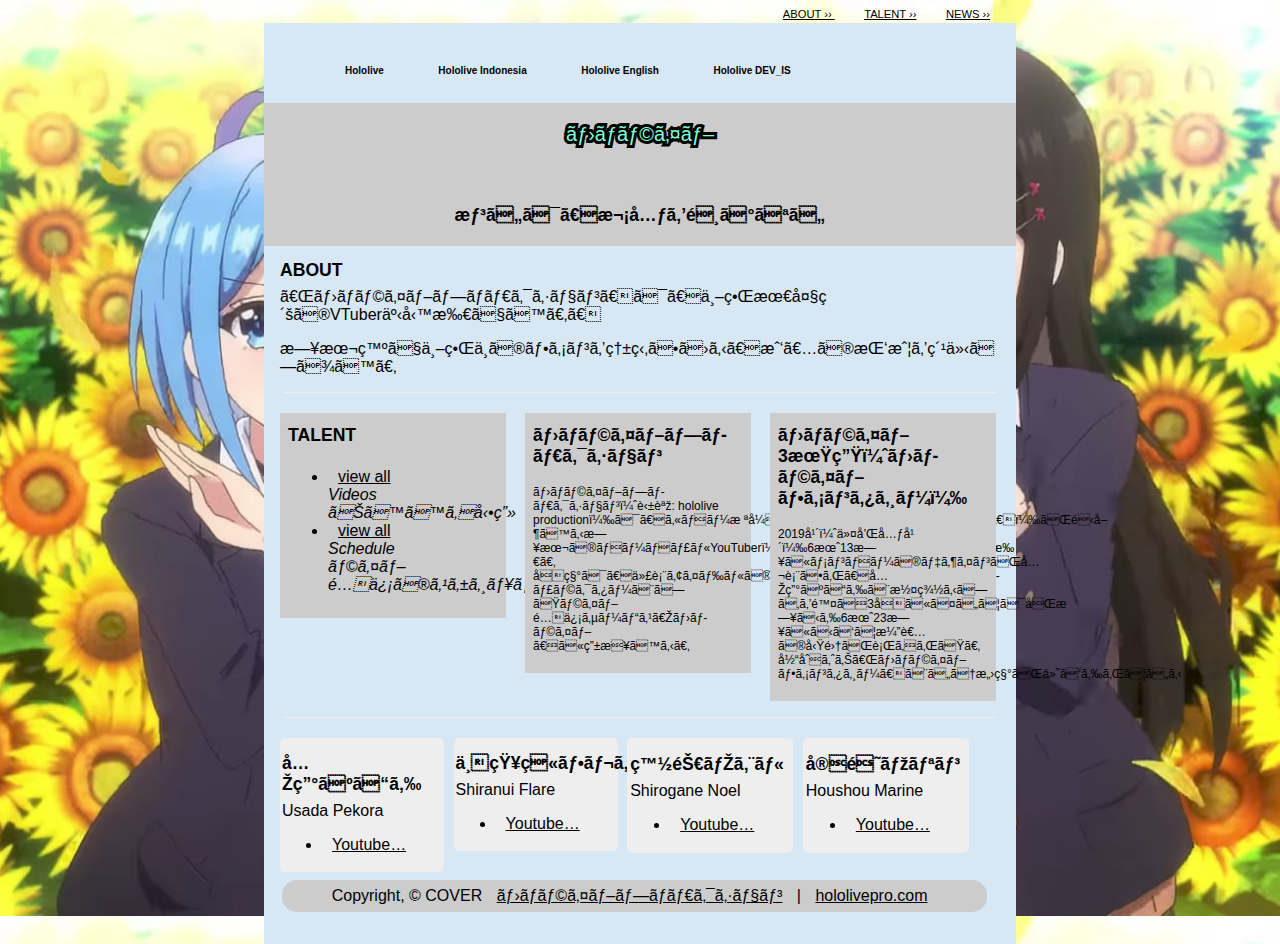
<file: layout/index.html>
<!DOCTYPE html PUBLIC "" "">
<html xmlns="" xml:Lang="ja">
<head>
    
    <title>hololivepro.com</title>

<meta http-equiv="" content="text/html; charset=utf-8"/>

<link rel="stylesheet" href="./css/layout.css"/>
</head>

<body>

<div id="postHeader"> 
    <a href="#">About &#8250;&#8250; </a>&nbsp;&nbsp;
    <a href="#">Talent &#8250;&#8250;</a>&nbsp;&nbsp;
    <a href="#">News &#8250;&#8250;</a>
</div>

<!--//end #postheader//-->
<div id="centerColumn">
    <div id="slider">
        <ul>
            <li><a href="#">Hololive</a></li>
            <li><a href="#">Hololive Indonesia</a></li>
            <li><a href="#">Hololive English</a></li>
            <li><a href="#">Hololive DEV_IS</a></li>
        </ul>
    </div>

    <!--//end #navbar//-->
    <div id="header">
        <p data-text="ホロライブ">ホロライブ</p>
        <h2>想いは、次元を選ばない</h2>
    </div>

    <!--//end #headern//-->
    <h2>ABOUT</h2>
    <p>「ホロライブプロダクション」は、世界最大級のVTuber事務所です。」</p>
    <p>日本発で世界中のファンを熱狂させる、我々の挑戦を紹介します。</p>
    <hr />
    <div id="cell_1">
        <h2>TALENT</h2>
        <ul class="news">
            <li class="news"><a href="#">view all</a><br />
                <em>Videos<br />
                おすすめ動画</em></li>
            <li class="news"><a href="#">view all</a><br />
                <em>Schedule<br />
                ライブ配信のスケジュール</em></li>
        </ul>
    </div>

    <!--//end #cell_1//-->
    <div id="cell_2">
        <h2>ホロライブプロダクション</h2>
        <p>ホロライブプロダクション（英語: hololive production）は、カバー株式会社（以下、「カバー」）が運営する日本のバーチャルYouTuber（以下、「VTuber」）事務所。
            <br>名称は、代表アイドルのときのそらをイメージキャラクターとしたライブ配信サービス『ホロライブ』に由来する。
        </p>
    </div>

    <!--//end #cell_2//-->
    <div id="cell_3">
        <h2>ホロライブ3期生（ホロライブファンタジー）</h2>
        <p>2019年（令和元年）6月13日にメンバーのデザインが公表され、兎田ぺこらと潤羽るしあを除く3名については同日から6月23日にかけて演者の募集が行われた。
            当初より「ホロライブファンタジー」という愛称が付けられている</p>
    </div>

    <!--//end #cell_3//-->
    <hr />
    <div id="box_1">
        <h2>兎田ぺこら</h2>
        <p>Usada Pekora</p>
        <ul>
            <li><a href="#">Youtube&#8230;</a></li>
        </ul>
    </div>

    <!--//end #box_1//-->
    <div id="box_2">
        <h2>不知火フレア</h2>
        <p>Shiranui Flare</p>
        <ul>
            <li><a href="#">Youtube&#8230;</a></li>
        </ul>
    </div>

    <!--//end #box_2//-->
    <div id="box_3">
        <h2>白銀ノエル</h2>
        <p>Shirogane Noel</p>
        <ul>
            <li><a href="#">Youtube&#8230;</a></li>
        </ul>
    </div>

    <!--//end #box_3//-->
    <div id="box_4">
        <h2>宝鐘マリン</h2>
        <p>Houshou Marine</p>
        <ul>
            <li><a href="#">Youtube&#8230;</a></li>
        </ul>
    </div>

    <!--//end #box_4//-->
    <div id="footer"> 
        Copyright, &copy; COVER
        <a href="#">ホロライブプロダクション</a> | 
        <a target="_blank" rel="">hololivepro.com</a> 
    </div>
    
    <!--//end #footer//-->
    </div>
    <!--//end #centerColumn//-->
</body>
</html>
</file>
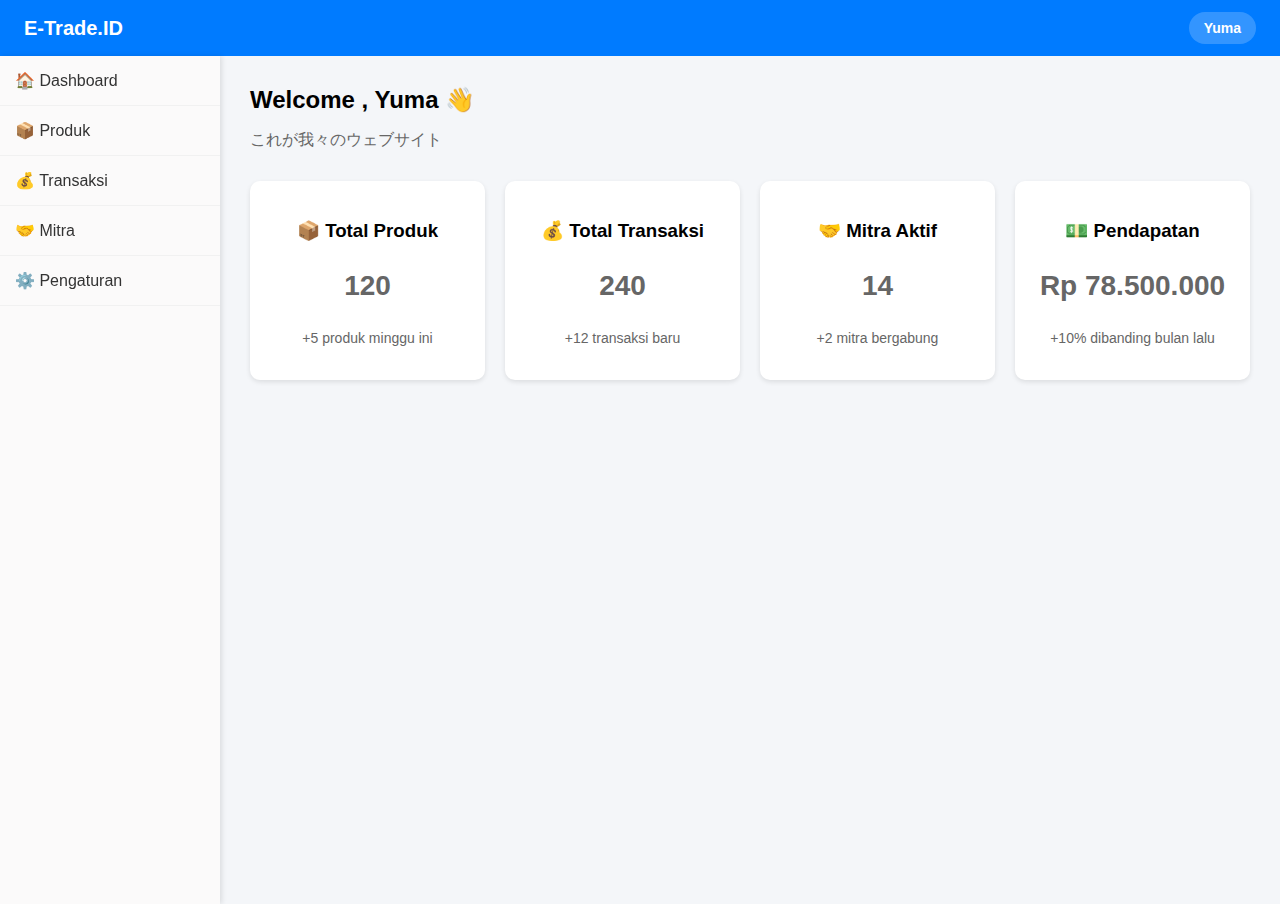
<file: layout/ECommerce/index.html>
<!DOCTYPE html>
<html lang="id">
<head>
    <meta charset="UTF-8">
    <meta name="viewport" content="width=device-width, initial-scale=1.0">
    <title>Dashboard Utama - E-Trade.ID</title>
    <link rel="stylesheet" href="./css/sutairu.css">  
</head>
<body>
    <header>
        <div class="logo">
            E-Trade.ID
        </div>
        <div class="account">
            Yuma
        </div>
    </header>

    <div class="container">
        <aside class="sidebar">
            <ul>
                <li>
                    <a href="#">🏠 Dashboard</a>
                </li>
                <li>
                    <a href="#">📦 Produk</a>
                </li>
                <li>
                    <a href="#">💰 Transaksi</a>
                </li>
                <li>
                    <a href="#">🤝 Mitra</a>
                </li>
                <li>
                    <a href="#">⚙️ Pengaturan</a>
                </li>
            </ul> 
        </aside>

        <main class="content">
            <h2>Welcome , Yuma 👋</h2>
            <p>これが我々のウェブサイト</p>

            <div class="cards">
                <div class="card">
                    <h3>📦 Total Produk</h3>
                    <p class="number">120</p>
                    <p class="info">+5 produk minggu ini</p>
                </div>
                <div class="card">
                    <h3>💰 Total Transaksi</h3>
                    <p class="number">240</p>
                    <p class="info">+12 transaksi baru</p>
                </div>
                <div class="card">
                    <h3>🤝 Mitra Aktif</h3>
                    <p class="number">14</p>
                    <p class="info">+2 mitra bergabung</p>
                </div>
                <div class="card">
                    <h3>💵 Pendapatan</h3>
                    <p class="number">Rp 78.500.000</p>
                    <p class="info">+10% dibanding bulan lalu</p>
                </div>
            </div>
        </main>
    </div>
</body>
</html>
</file>
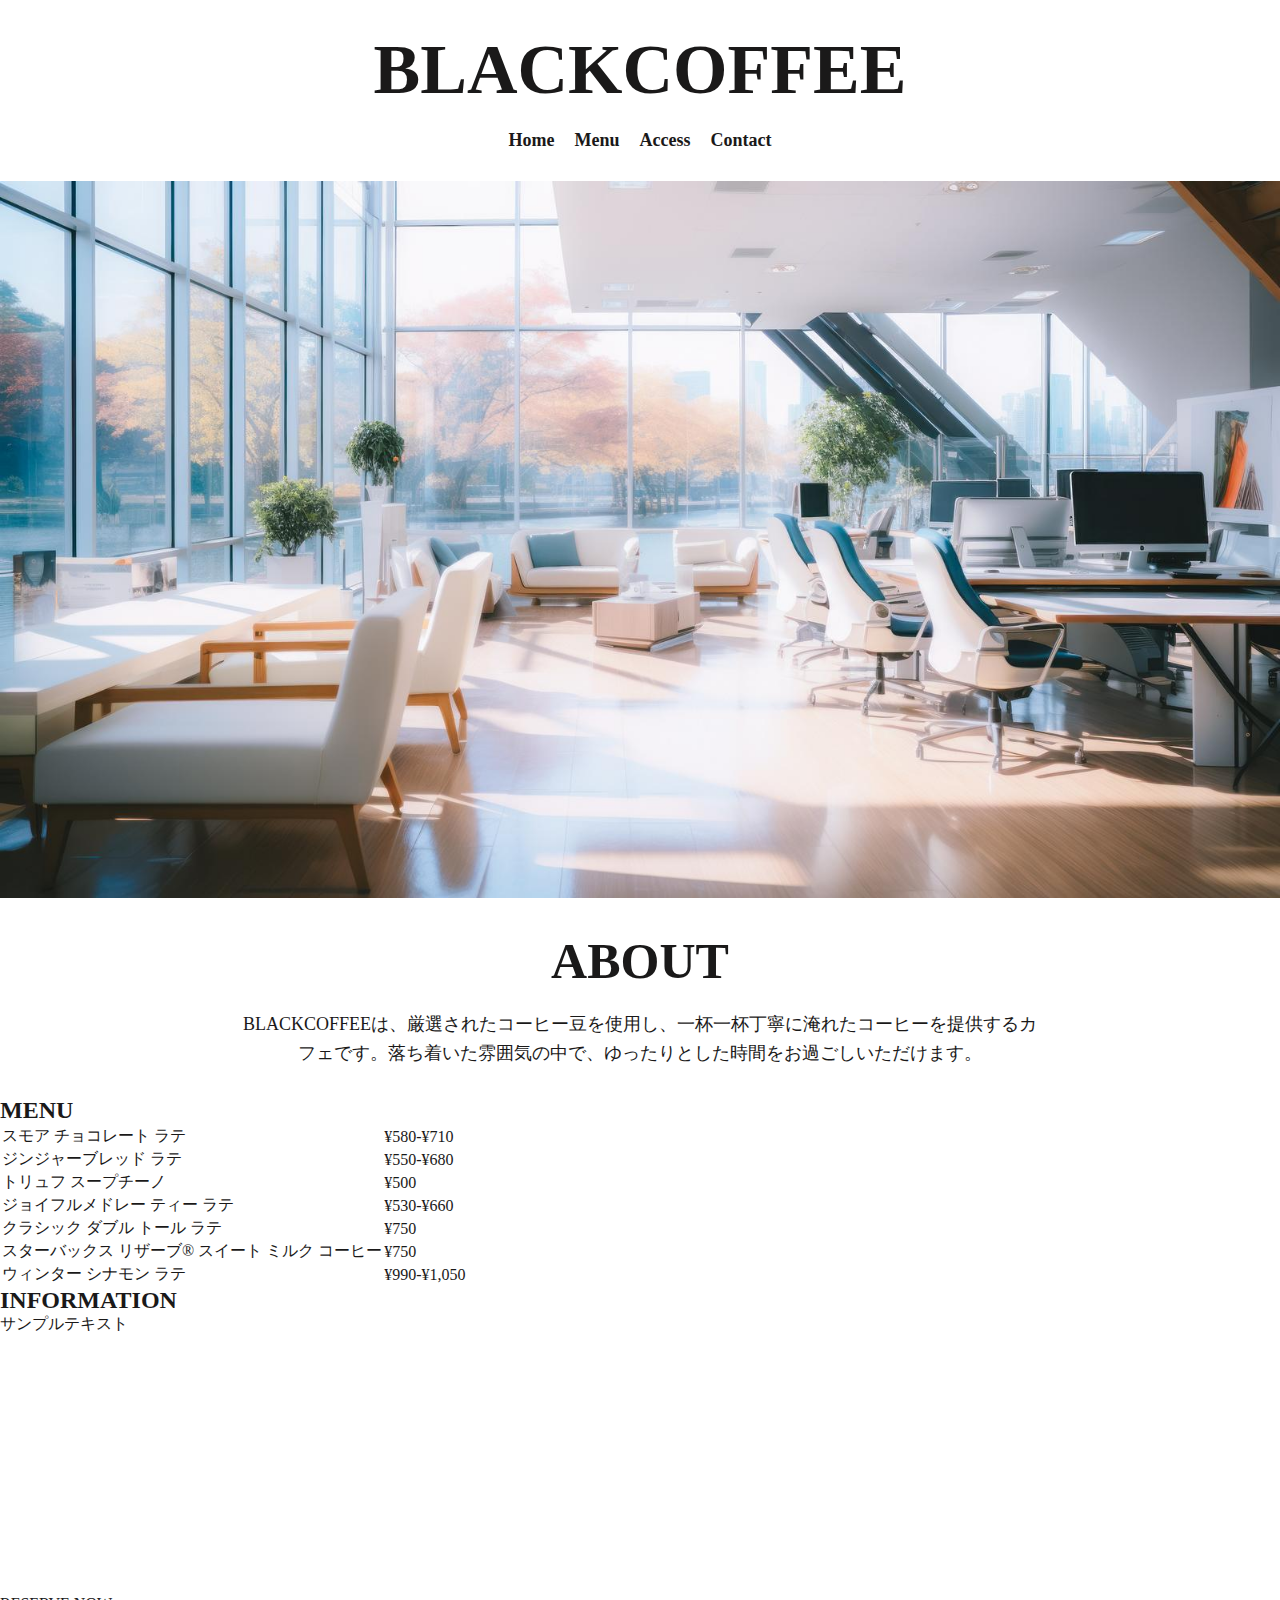
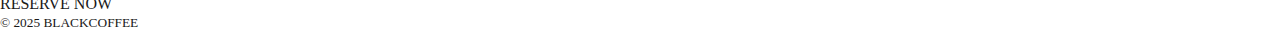
<file: blackcoffee/blackcoffee.html>
<!DOCTYPE html>
<html lang="ja">

<head>
    <meta charset="UTF-8">
    <meta name="viewport" content="width=device-width, initial-scale=1.0">
    <title>BLACKCOFFEE</title>
    <link rel="stylesheet" href="./assets/css/common.css">
    <link rel="stylesheet" href="./assets/css/blackcoffee.css">
</head>

<body>
    
    <header>
        <div class="container">
            <h1>BLACKCOFFEE</h1>
            <nav>
                <ul>
                    <li><a href="#">Home</a></li>
                    <li><a href="#">Menu</a></li>
                    <li><a href="#">Access</a></li>
                    <li><a href="#">Contact</a></li>
                </ul>
            </nav>
        </div>
    </header>
    
    <main>
        <section class="hero">
           <img src="./assets/images/top.jpg" alt="ブラックコーヒーの飲食スペース">
        </section>
        <section class="about">
            <div class="container">
                <h2 class="text-limit text-bold">ABOUT</h2>
                <p>BLACKCOFFEEは、厳選されたコーヒー豆を使用し、一杯一杯丁寧に淹れたコーヒーを提供するカフェです。落ち着いた雰囲気の中で、ゆったりとした時間をお過ごしいただけます。</p>
            </div>
        </section>
        <section class="menu">
            <div class="container">
                <h2 class="text-limit text-bold">MENU</h2>
                <table>
                    <tr>
                        <td>スモア チョコレート ラテ</td>
                        <td>¥580-¥710</td>
                    </tr>
                    <tr>
                        <td>ジンジャーブレッド ラテ</td>
                        <td>¥550-¥680</td>
                    </tr>
                    <tr>
                        <td>トリュフ スープチーノ</td>
                        <td> ¥500</td>
                    </tr>
                    <tr>
                        <td>ジョイフルメドレー ティー ラテ</td>
                        <td>¥530-¥660</td>
                    </tr>
                    <tr>
                        <td>クラシック ダブル トール ラテ</td>
                        <td>¥750</td>
                    </tr>
                    <tr>
                        <td>スターバックス リザーブ® スイート ミルク コーヒー</td>
                        <td>¥750</td>
                    </tr>
                    <tr>
                        <td>ウィンター シナモン ラテ</td>
                        <td>¥990-¥1,050</td>
                    </tr>
                </table>
            </div>
        </section>
    </main>
    
    <aside>
        <div class="container">
            <h2>INFORMATION</h2>
            <p>サンプルテキスト</p>
            <figure>
                <img src="./assets/images/icon.png" alt="オリジナルコーヒー">
            </figure>
            <div class="btn">
                <a href="#">RESERVE NOW</a>
            </div>
        </div>
    </aside>
    
    <footer>
        <div class="container">
            <small>&copy; 2025 BLACKCOFFEE</small>
        </div>
    </footer>

</body>
</html>
</file>
<file: layout/css/layout.css>
body {
    font-family: 'M PLUS 1p', sans-serif;
    background-image: url(../images/だんじょる.jpeg);
    background-size: cover;
    background-position: center;
    height: 900px;
    position: relative;
}

a {
    color: black;
    text-decoration: underline;
    padding: 6px 10px;
    transition: color 200ms ease, transform 200ms ease;
}

a:hover {
    color: #e62f8b;
    text-decoration:none;
}

blockquote {
    margin: 1em;
    padding: .5em .5em .5em 85px;
    background-color: #D7ECF8;
}

blockquote p {
    margin: .2em;
    color: #000000;
}

hr {
    margin-bottom: 20px;
    border: none;
    width: 99%;
    color: #eeeeee;
    background-color: #eeeeee;
    height: 1px;
    clear: both;
}

td.desc {
    padding: 4px;
    text-align: left;
    font-family: "Open Sans", sans-serif;
    font-size: .7em;
}

#postHeader {
    margin: 0 auto;
    padding: 0 .2em .3em .2em;
    width: 720px;
    text-align: right;
    vertical-align: middle;
    font-family: "Open Sans", sans-serif;
    font-size: .7em;
    text-transform: uppercase;
}

#centerColumn {
    margin: 0 auto;
    padding: 1em;
    width: 720px;
    text-align: left;
    vertical-align: middle;
    background-color: #D7E7F3;
}

#centerColumn h2 {
    margin: 0 0 -.5em 0;
    padding: .75em 0 0 0;
    font-family: "Open Sans", sans-serif;
    font-size: 1.1em;
}

#centerColumn h3 {
    margin: 0 0 -.5em 0;
    padding: .75em 0 0 0;
    font-size: .8em;
    font-weight: lighter;
    letter-spacing: .1em;
}

#slider li {
  display: inline-block;
  margin: 0 5px;
  -webkit-transition-duration: 800ms;
  transition-duration: 800ms;
}

#slider li:hover {
  background-color: black;
  -webkit-transition-duration: 800ms;
  transition-duration: 800ms;
}

#slider li a {
  display: inline-block;
  padding: 10px 20px;
  font-size: 10px;
  text-decoration: none;
  color: black;
  font-weight: 700;
  -webkit-transition-duration: 800ms, 800ms, 800ms, 800ms;
  transition-duration: 800ms, 800ms, 800ms, 800ms;
}

#slider li a:hover {
  background-color: #e62f8b;
  color: #ffffff;
  padding-left: 30px;
}

#header {
    margin: 0 -1em 0 -1em;
    padding: 0 0 0 0;
    height: 143px;
    background-color: #cccccc;
    border-top: 1px solid #D7E7F3; 
}

#header p {
    color: aquamarine;
    -webkit-text-stroke: 6px black;
    paint-order: stroke;
    font-size: 20px;
    text-align: center;
    background-image: linear-gradient(to right);
    background-clip: text;
    margin-bottom: 40px;
}
#header::before {
    content: attr(data-text);
    -webkit-text-stroke: 0;
    position: absolute;
    inset: 0 auto auto o;
}

#header h2 {
    text-align: center;
    line-height: 1.8;
    margin-bottom: 40px;
}

#cell_1 {
    margin: 0 5px 1em 0;
    padding: 8px;
    float: left;
    width: 210px;
    background-color: #cccccc;
}

#cell_2 {
    margin: 0 14px 1em 14px;
    padding: 8px;
    float: left;
    width: 210px;
    background-color: #cccccc;
}

#cell_3 {
    margin: 0 0 1em 5px;
    padding: 8px;
    float: left;
    width: 210px;
    background-color: #cccccc;
}

#cell_1 p, #cell_2 p, #cell_3 p {
    font-size: .75em;
    color: #000000;
}

#cell_1 h2 {
    margin: 0 0 -4px 0 !important;
    margin: 0 0 -20px 0;
    padding: 4px 0 10px 0;
    font-family: "Open Sans", sans-serif;
    color: #000000;
    font-weight: bold;
}

#cell_2 h2 {
    margin: 0 0 -4px 0 !important;
    margin: 0 0 -20px 0;
    padding: 4px 0 10px 0;
    font-family: "Open Sans", sans-serif;
    color: #000000;
    font-weight: bold;
}

#cell_3 h2 {
    margin: 0 0 -4px 0 !important;
    margin: 0 0 -20px 0;
    padding: 4px 0 10px 0;
    font-family: "Open Sans", sans-serif;
    color: #000000;
    font-weight: bold;
}

#box_1 {
    margin: 0 .6em .5em 0 ;
    padding: 2px;
    float: left;
    width: 160px;
    background-color: #eeeeee;
    border-radius: 5px;
}

#box_2 {
    margin: 0 .6em .5em 0;
    padding: 2px;
    float: left;
    width: 160px;
    background-color: #eeeeee;
    border-radius: 5px;
}

#box_3 {
    margin: 0 .6em .6em 0;
    padding: 3px;
    float: left;
    width: 160px;
    background-color: #eeeeee;
    border-radius: 5px;
}

#box_4 {
    margin: 0 .6em .5em 0;
    padding: 3px;
    float: left;
    width: 160px;
    background-color: #eeeeee;
    border-radius: 5px;
}

#footer {
    clear: both;
    text-align: center;
    padding: 7px;
    width: 96%;
    margin: 0 2px 1em 2px;
    background-color: #cccccc;
    border-radius: 15px;
}

@media screen and (max-width: 767px) {
    .row {
        flex-wrap: wrap;
        gap: 24px 0;
        margin-bottom: 48px;
    }
    .col {
        width: 100%;
    }
    .heading {
        font-size: 20px;
        margin-bottom: 14px;
    }
    h3 {
        font-size: 26px;
        margin-bottom: 16px;
    }
    .text {
        font-size: 15px;
    }
}
</file>
<file: layout/ECommerce/css/sutairu.css>
body {
    font-family: 'Poppins', sans-serif;
    margin: 0;
    background-color: #f4f6f9;
}

/*Top*/
header {
    background-color: #007bff;
    color: white;
    display: flex;
    justify-content: space-between;
    align-items: center;
    padding: 12px 24px;
    font-weight: 600;
}

.logo {
    font-size: 20px;
}

.account {
    background: rgba(255, 255, 255, 0.2);
    padding: 8px 15px;
    border-radius: 20px;
    font-size: 14px;
}

/*Main layout*/
.container {
    display: flex;
}

/* Sidebar */
.sidebar {
    width: 220px;
    background-color: #fbfafa;
    box-shadow: 2px 0 5px rgba(0, 0, 0, 0.1);
    height: calc(100vh - 52px);
    position: sticky;
    top: 0;
}

.sidebar ul {
    list-style: none;
    padding: 0;
    margin: 0;
}

.sidebar li {
    border-bottom: 1px solid #f1f1f1;
}

.sidebar a {
    display: block;
    color: #333;
    text-decoration: none;
    padding: 15px;
    font-weight: 500;
    transition: 0.3s;
}

/* Animasi hover*/
.sidebar a:hover {
    background-color: #007bff;
    color: white;
    padding-left: 25px;
    transition: all 0.3s ease-in-out;
}

/* Efek animasi untuk item aktif */
.sidebar .active a {
    background-color: #007bff;
    color: white;
    animation: pulse 1.5s infinite;
}

/* Animasi efek berdenyut untuk item aktif */
@keyframes pulse {
    0% {
        box-shadow: 0 0 0 0 rgba(0, 123, 255, 0.4);
    }

    70% {
        box-shadow: 0 0 0 10px rgba(0, 123, 255, 0);
    }

    100% {
        box-shadow: 0 0 0 0 rgba(0, 123, 255, 0);
    }
}

/* Konten utama */
.content {
    flex: 1;
    padding: 30px;
}

.content h2 {
    margin: 0;
    font-size: 24px;
}

.content p {
    color: #666;
}

/* Card info */
.cards {
    display: grid;
    grid-template-columns: repeat(auto-fit, minmax(230px, 1fr));
    gap: 20px;
    margin-top: 30px;
}

.card {
    background-color: #fff;
    border-radius: 10px;
    padding: 20px;
    text-align: center;
    box-shadow: 0 2px 5px rgba(0, 0, 0, 0.1);
    transition: 0.3s;
}

/* Animasi hover pada card */
.card:hover {
    transform: translateY(-5px);
    box-shadow: 0 8px 15px rgba(0, 123, 255, 0.2);
}

/* Angka dan info di card */
.number {
    font-size: 28px;
    font-weight: bold;
    color: #222;
}

.info {
    color: #007bff;
    font-size: 14px;
}

@media (max-width: 768px) {
    .layout {
    flex-direction: column;
  }
  .cards {
    flex-direction: column;
  }
  .sidebar {
    width: 100%;
    min-height: auto;
  }
}
</file>
<file: blackcoffee/assets/css/blackcoffee.css>
/* ファーストビューセクション */
.hero img {
    width: 100%;
    height: auto;
}

/* アバウトセクション */
.about {
    text-align: center;
    padding: 30px;
}
.about h2 {
    font-size: clamp(28px, 5vw, 50px);
    margin-bottom: 20px;
}
.about p {
    font-size: 18px;
    line-height: 1.6;
    max-width: 800px;
    margin: 0 auto;
}

/* Menu */
</file>
<file: blackcoffee/assets/css/common.css>
/* reset */
* {
    margin /*外側の余白*/: 0;
    padding /*内側の余白*/: 0;
}
a {
    color: var(--primary-color);
    text-decoration /*テキストの装飾的な線の表示*/: none;
}
ul {
    list-style-type /*リスト項目要素のマーカー*/: none;
}
/*========================*/

/* CSS Variables */
:root {
    --primary-color: #1a1919;
    --secondary-color: #F7F0D7;
    --background-color: #FFF;
}
body {
    background-color: var(--background-color);
    color: var(--primary-color);
}

/* Header styles */
header {
    padding: 30px;
    text-align: center;
}
header h1 {
    font-size: clamp(32px, 6vw, 70px);
    margin-bottom: 20px;
}
header nav ul {
    display: flex;
    justify-content: center;
    gap: 20px;
    margin-top: 15px;
}
header nav ul li a {
    font-weight: bold;
    font-size: 18px;
    transition: color 0.3s;
}
header nav ul li a:hover {
    color: blue;
}
/*========================*/
</file>
